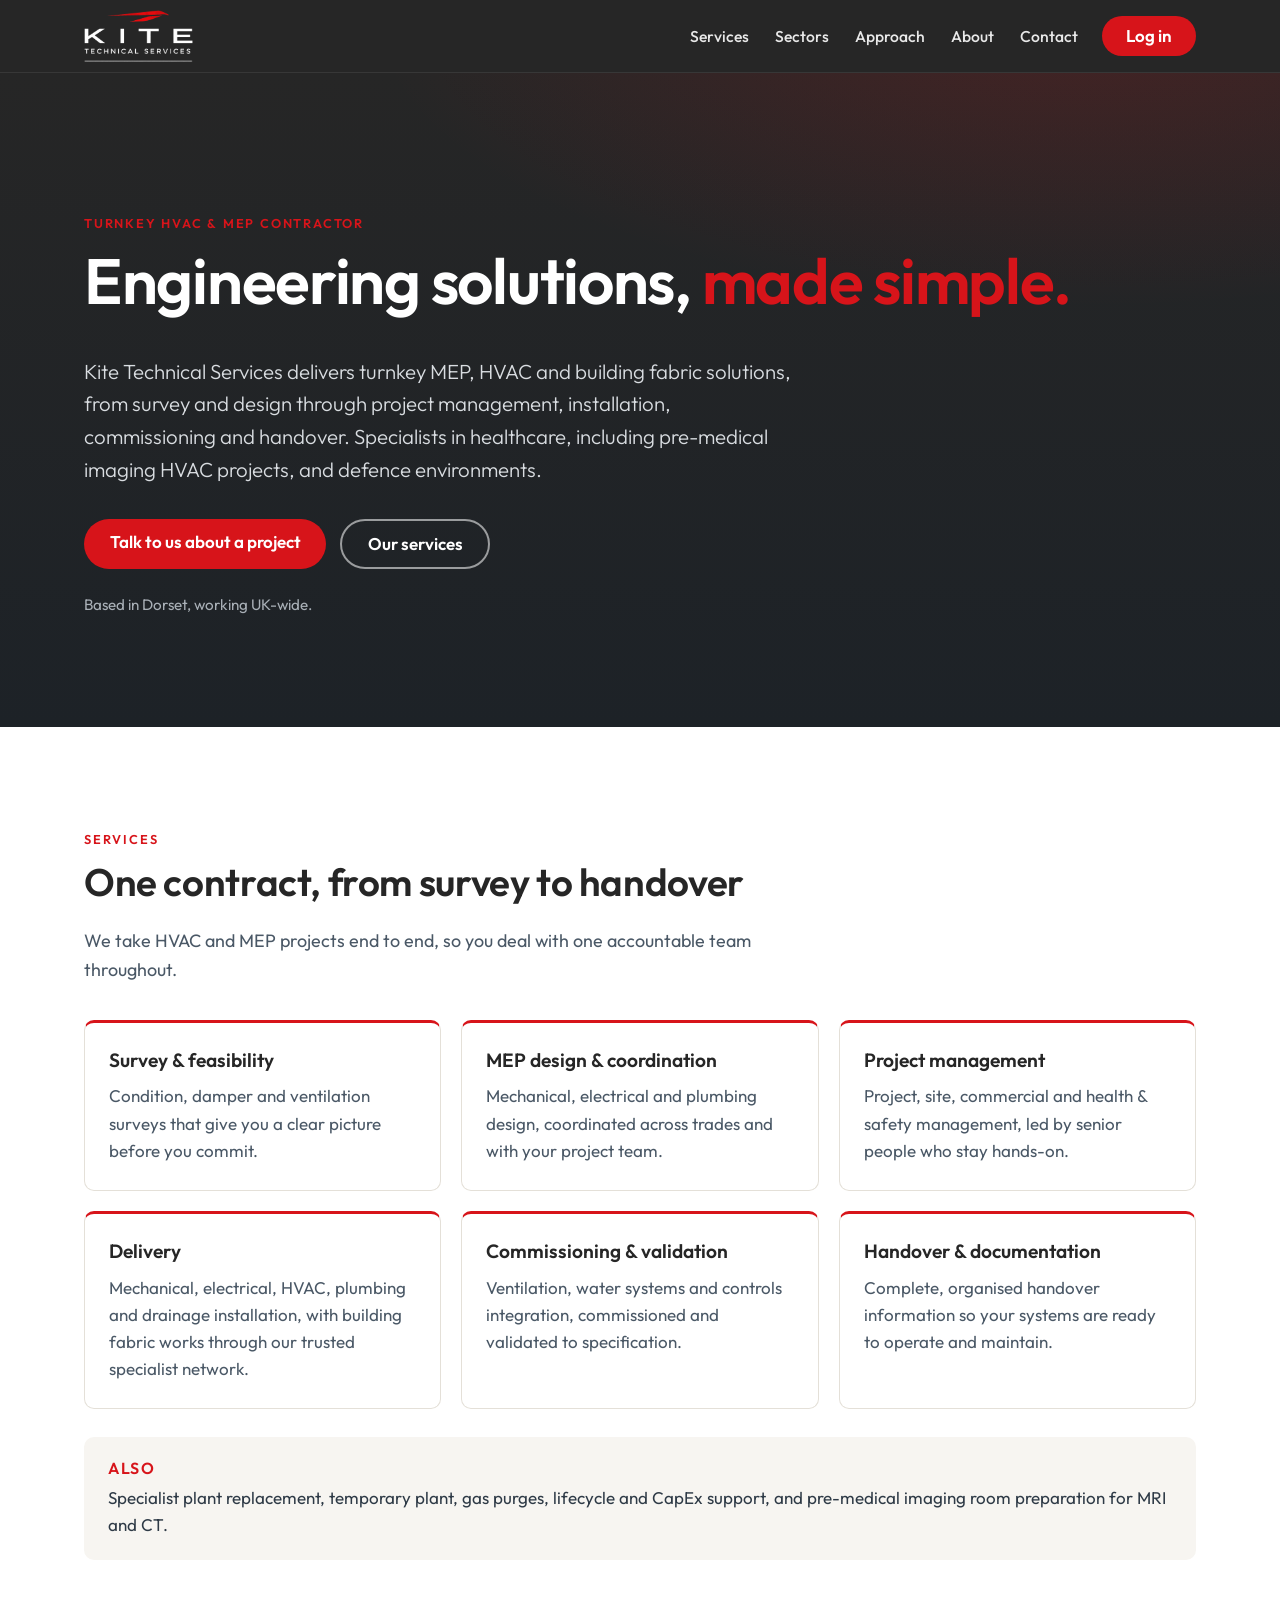
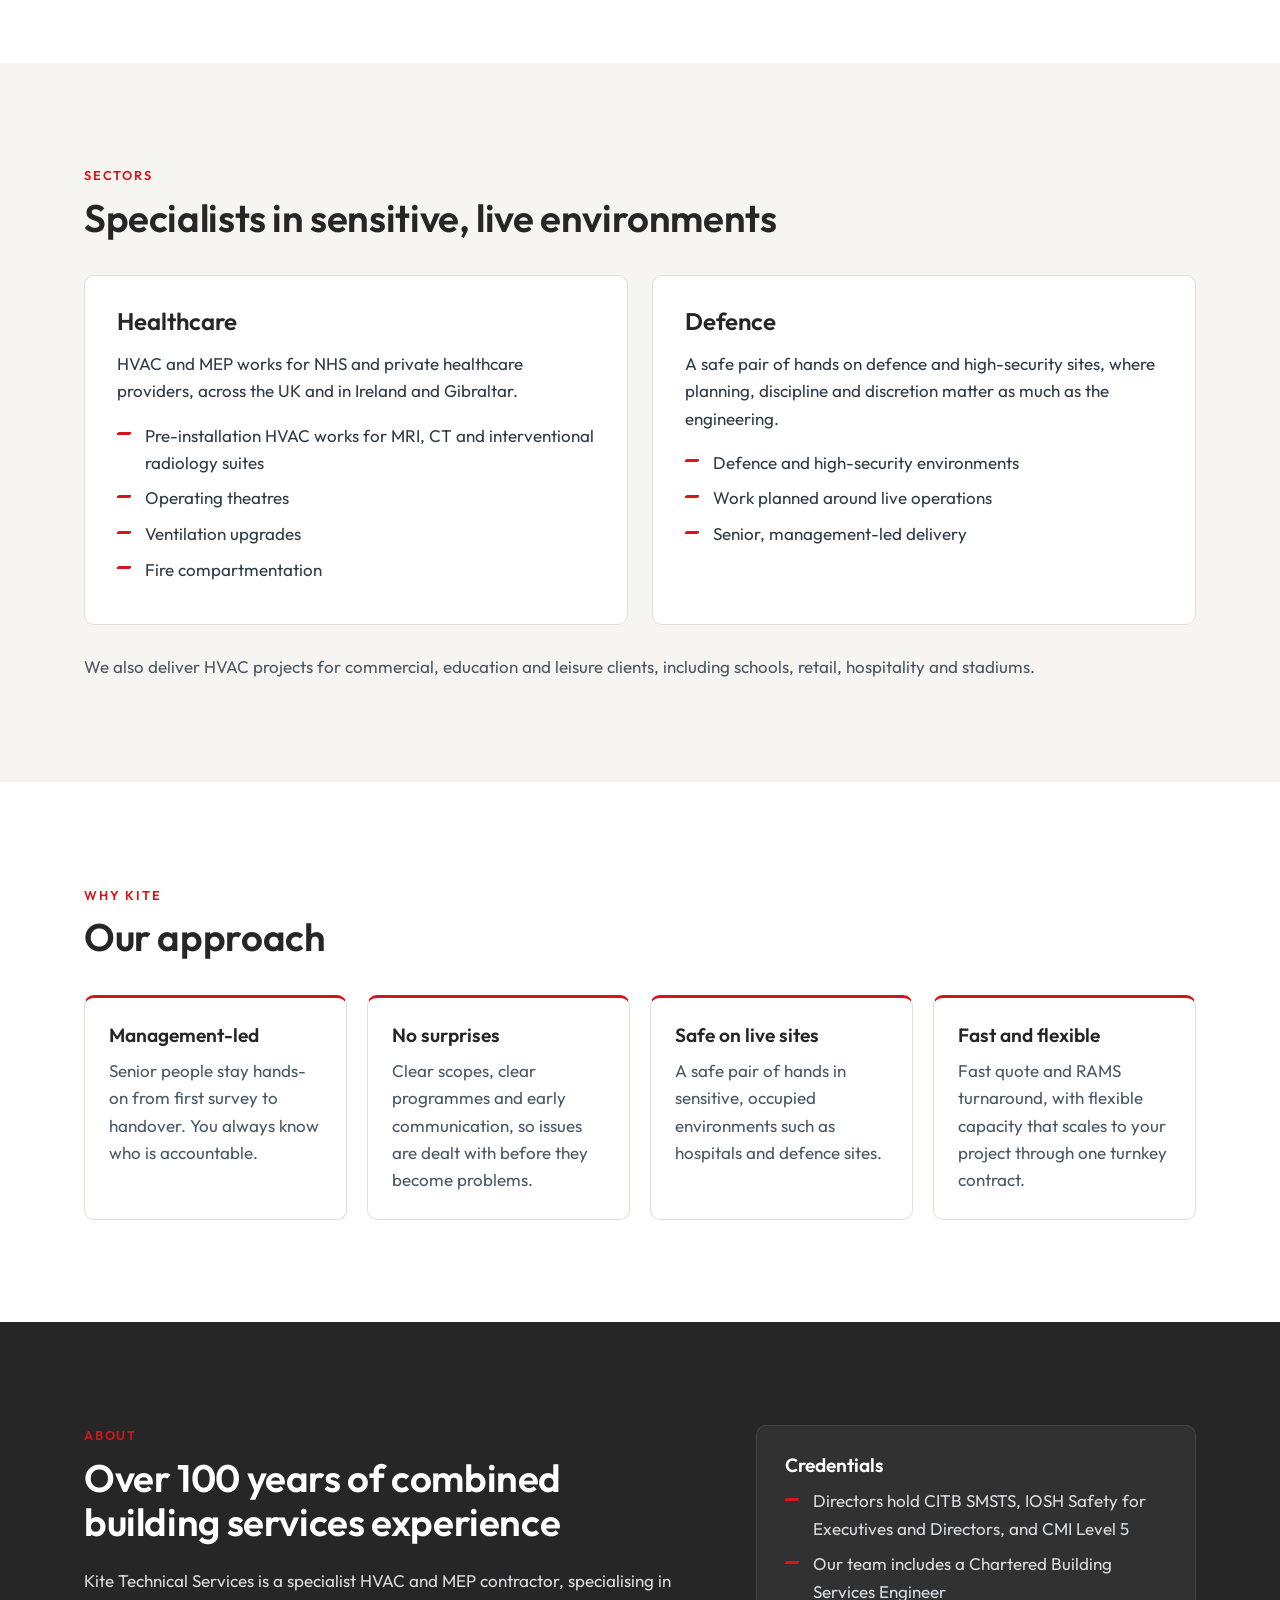
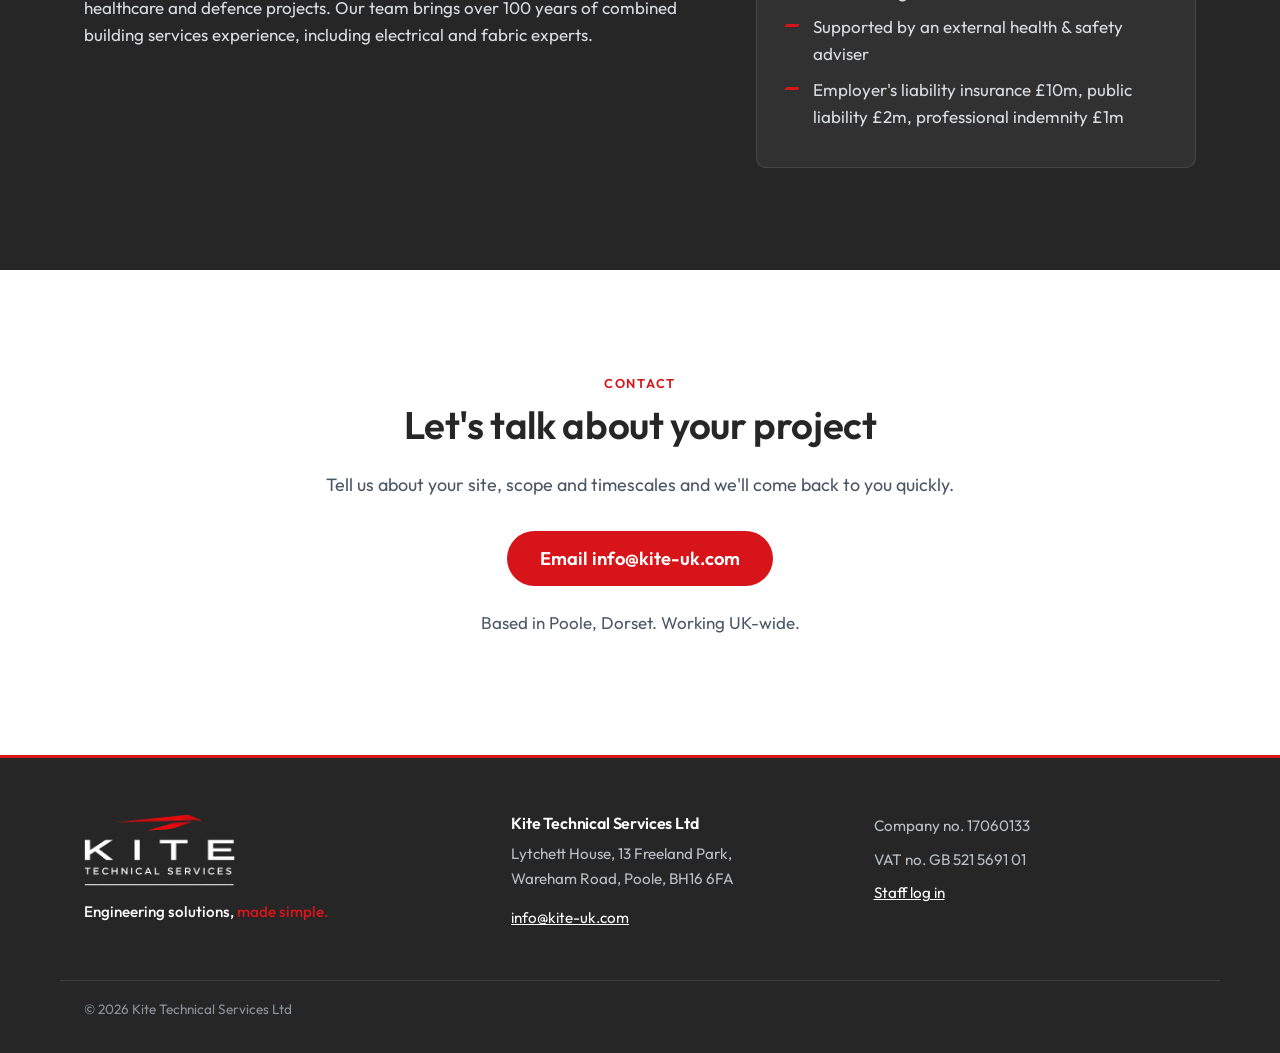
<file: index.html>
<!doctype html>
<html lang="en-GB">
<head>
<meta charset="utf-8">
<meta name="viewport" content="width=device-width, initial-scale=1">
<title>Kite Technical Services | Turnkey HVAC &amp; MEP for healthcare and defence</title>
<meta name="description" content="Kite Technical Services delivers turnkey HVAC, MEP and building fabric solutions, from survey and design through installation, commissioning and handover. Specialists in healthcare and defence. Based in Dorset, working UK-wide.">
<link rel="canonical" href="https://kite-uk.com/">
<meta name="theme-color" content="#262626">
<meta property="og:type" content="website">
<meta property="og:site_name" content="Kite Technical Services">
<meta property="og:title" content="Kite Technical Services | Engineering solutions made simple">
<meta property="og:description" content="Turnkey MEP, HVAC and fabric contractor, specialists in healthcare and defence projects. Based in Dorset, working UK-wide.">
<meta property="og:url" content="https://kite-uk.com/">
<meta property="og:image" content="https://kite-uk.com/og-image.png">
<meta property="og:image:width" content="1200">
<meta property="og:image:height" content="630">
<meta property="og:image:alt" content="Kite Technical Services logo">
<meta property="og:locale" content="en_GB">
<meta name="twitter:card" content="summary_large_image">
<link rel="icon" href="/favicon.ico" sizes="32x32">
<link rel="icon" type="image/png" sizes="32x32" href="/favicon-32.png">
<link rel="apple-touch-icon" href="/apple-touch-icon.png">
<link rel="preconnect" href="https://fonts.googleapis.com">
<link rel="preconnect" href="https://fonts.gstatic.com" crossorigin>
<link rel="stylesheet" href="https://fonts.googleapis.com/css2?family=Outfit:wght@300;400;500;600;700&display=swap">
<link rel="stylesheet" href="/styles.css">
<script type="application/ld+json">
{"@context":"https://schema.org","@type":"Organization","name":"Kite Technical Services Ltd","url":"https://kite-uk.com/","logo":"https://kite-uk.com/kite-logo.png","email":"info@kite-uk.com","slogan":"Engineering solutions made simple","address":{"@type":"PostalAddress","streetAddress":"Lytchett House, 13 Freeland Park, Wareham Road","addressLocality":"Poole","postalCode":"BH16 6FA","addressCountry":"GB"},"vatID":"GB521569101"}
</script>
</head>
<body>
<a class="skip" href="#main">Skip to content</a>
<header class="site-header">
  <div class="wrap header-inner">
    <a class="brand" href="/" aria-label="Kite Technical Services home">
      <img src="/kite-logo-white.png" alt="Kite Technical Services" width="640" height="306">
    </a>
    <nav aria-label="Main">
      <ul class="nav-links">
        <li><a href="#services">Services</a></li>
        <li><a href="#sectors">Sectors</a></li>
        <li><a href="#approach">Approach</a></li>
        <li><a href="#about">About</a></li>
        <li><a href="#contact">Contact</a></li>
      </ul>
    </nav>
    <a class="btn btn-login" href="https://portal.kite-uk.com" rel="noopener">Log in</a>
  </div>
</header>

<main id="main">
  <section class="hero" aria-labelledby="hero-title">
    <div class="wrap hero-inner">
      <p class="eyebrow">Turnkey HVAC &amp; MEP contractor</p>
      <h1 id="hero-title">Engineering solutions, <span class="red">made simple.</span></h1>
      <p class="lead">Kite Technical Services delivers turnkey MEP, HVAC and building fabric solutions, from survey and design through project management, installation, commissioning and handover. Specialists in healthcare, including pre-medical imaging HVAC projects, and defence environments.</p>
      <div class="hero-cta">
        <a class="btn btn-primary" href="#contact">Talk to us about a project</a>
        <a class="btn btn-ghost" href="#services">Our services</a>
      </div>
      <p class="hero-note">Based in Dorset, working UK-wide.</p>
    </div>
  </section>

  <section id="services" class="section" aria-labelledby="services-title">
    <div class="wrap">
      <p class="eyebrow">Services</p>
      <h2 id="services-title">One contract, from survey to handover</h2>
      <p class="section-intro">We take HVAC and MEP projects end to end, so you deal with one accountable team throughout.</p>
      <ul class="cards">
        <li class="card"><h3>Survey &amp; feasibility</h3><p>Condition, damper and ventilation surveys that give you a clear picture before you commit.</p></li>
        <li class="card"><h3>MEP design &amp; coordination</h3><p>Mechanical, electrical and plumbing design, coordinated across trades and with your project team.</p></li>
        <li class="card"><h3>Project management</h3><p>Project, site, commercial and health &amp; safety management, led by senior people who stay hands-on.</p></li>
        <li class="card"><h3>Delivery</h3><p>Mechanical, electrical, HVAC, plumbing and drainage installation, with building fabric works through our trusted specialist network.</p></li>
        <li class="card"><h3>Commissioning &amp; validation</h3><p>Ventilation, water systems and controls integration, commissioned and validated to specification.</p></li>
        <li class="card"><h3>Handover &amp; documentation</h3><p>Complete, organised handover information so your systems are ready to operate and maintain.</p></li>
      </ul>
      <div class="also">
        <h3>Also</h3>
        <p>Specialist plant replacement, temporary plant, gas purges, lifecycle and CapEx support, and pre-medical imaging room preparation for MRI and CT.</p>
      </div>
    </div>
  </section>

  <section id="sectors" class="section section-alt" aria-labelledby="sectors-title">
    <div class="wrap">
      <p class="eyebrow">Sectors</p>
      <h2 id="sectors-title">Specialists in sensitive, live environments</h2>
      <div class="sectors">
        <article class="sector">
          <h3>Healthcare</h3>
          <p>HVAC and MEP works for NHS and private healthcare providers, across the UK and in Ireland and Gibraltar.</p>
          <ul class="ticks">
            <li>Pre-installation HVAC works for MRI, CT and interventional radiology suites</li>
            <li>Operating theatres</li>
            <li>Ventilation upgrades</li>
            <li>Fire compartmentation</li>
          </ul>
        </article>
        <article class="sector">
          <h3>Defence</h3>
          <p>A safe pair of hands on defence and high-security sites, where planning, discipline and discretion matter as much as the engineering.</p>
          <ul class="ticks">
            <li>Defence and high-security environments</li>
            <li>Work planned around live operations</li>
            <li>Senior, management-led delivery</li>
          </ul>
        </article>
      </div>
      <p class="sector-more">We also deliver HVAC projects for commercial, education and leisure clients, including schools, retail, hospitality and stadiums.</p>
    </div>
  </section>

  <section id="approach" class="section" aria-labelledby="approach-title">
    <div class="wrap">
      <p class="eyebrow">Why Kite</p>
      <h2 id="approach-title">Our approach</h2>
      <ul class="cards cards-4">
        <li class="card"><h3>Management-led</h3><p>Senior people stay hands-on from first survey to handover. You always know who is accountable.</p></li>
        <li class="card"><h3>No surprises</h3><p>Clear scopes, clear programmes and early communication, so issues are dealt with before they become problems.</p></li>
        <li class="card"><h3>Safe on live sites</h3><p>A safe pair of hands in sensitive, occupied environments such as hospitals and defence sites.</p></li>
        <li class="card"><h3>Fast and flexible</h3><p>Fast quote and RAMS turnaround, with flexible capacity that scales to your project through one turnkey contract.</p></li>
      </ul>
    </div>
  </section>

  <section id="about" class="section section-dark" aria-labelledby="about-title">
    <div class="wrap about">
      <div>
        <p class="eyebrow">About</p>
        <h2 id="about-title">Over 100 years of combined building services experience</h2>
        <p>Kite Technical Services is a specialist HVAC and MEP contractor, specialising in healthcare and defence projects. Our team brings over 100 years of combined building services experience, including electrical and fabric experts.</p>
      
      </div>
      <div class="creds">
        <h3>Credentials</h3>
        <ul class="ticks ticks-light">
          <li>Directors hold CITB SMSTS, IOSH Safety for Executives and Directors, and CMI Level 5</li>
          <li>Our team includes a Chartered Building Services Engineer</li>
          <li>Supported by an external health &amp; safety adviser</li>
          <li>Employer's liability insurance £10m, public liability £2m, professional indemnity £1m</li>
        </ul>
      </div>
    </div>
  </section>

  <section id="contact" class="section" aria-labelledby="contact-title">
    <div class="wrap contact">
      <p class="eyebrow">Contact</p>
      <h2 id="contact-title">Let's talk about your project</h2>
      <p class="section-intro">Tell us about your site, scope and timescales and we'll come back to you quickly.</p>
      <a class="btn btn-primary btn-lg" href="mailto:info@kite-uk.com?subject=Project%20enquiry">Email info@kite-uk.com</a>
      <p class="contact-meta">Based in Poole, Dorset. Working UK-wide.</p>
    </div>
  </section>
</main>

<footer class="site-footer">
  <div class="wrap footer-inner">
    <div>
      <img src="/kite-logo-white.png" alt="Kite Technical Services" width="640" height="306" class="footer-logo">
      <p class="footer-tag">Engineering solutions, <span class="red">made simple.</span></p>
    </div>
    <div>
      <h2 class="footer-h">Kite Technical Services Ltd</h2>
      <address>Lytchett House, 13 Freeland Park,<br>Wareham Road, Poole, BH16 6FA</address>
      <p><a href="mailto:info@kite-uk.com">info@kite-uk.com</a></p>
    </div>
    <div>
      <p>Company no. 17060133</p>
      <p>VAT no. GB 521 5691 01</p>
      <p><a href="https://portal.kite-uk.com" rel="noopener">Staff log in</a></p>
    </div>
  </div>
  <div class="wrap footer-base"><p>&copy; <span id="y">2026</span> Kite Technical Services Ltd</p></div>
</footer>
<script>document.getElementById('y').textContent=new Date().getFullYear();</script>
</body>
</html>
</file>
<file: styles.css>
:root{--red:#d7141a;--red-dark:#b01015;--charcoal:#262626;--slate:#2e3a46;--slate-2:#4a5866;--off:#f7f5f1;--line:#e4e0d8;--white:#fff;--radius:10px;--wrap:1160px}
*,*::before,*::after{box-sizing:border-box}
html{scroll-behavior:smooth;scroll-padding-top:84px}
@media (prefers-reduced-motion:reduce){html{scroll-behavior:auto}}
body{margin:0;font-family:Outfit,system-ui,-apple-system,"Segoe UI",Roboto,sans-serif;font-size:1.0625rem;line-height:1.6;color:var(--slate);background:var(--white);-webkit-font-smoothing:antialiased}
img{max-width:100%;height:auto;display:block}
h1,h2,h3{line-height:1.15;color:var(--charcoal);margin:0 0 .6em;font-weight:600}
h1{font-size:clamp(2.3rem,5.5vw,4rem);font-weight:600;letter-spacing:-.02em;color:var(--white)}
h2{font-size:clamp(1.7rem,3.2vw,2.4rem);letter-spacing:-.01em}
h3{font-size:1.2rem}
p{margin:0 0 1em}
a{color:var(--red-dark)}
a:focus-visible,.btn:focus-visible{outline:3px solid var(--red);outline-offset:3px}
.wrap{max-width:var(--wrap);margin:0 auto;padding:0 24px}
.red{color:var(--red)}
.skip{position:absolute;left:-999px;top:8px;background:var(--white);color:var(--charcoal);padding:8px 14px;z-index:100;border-radius:6px}
.skip:focus{left:8px}
.eyebrow{text-transform:uppercase;letter-spacing:.14em;font-size:.8rem;font-weight:600;color:var(--red);margin-bottom:.8em}
.btn{display:inline-block;font:inherit;font-weight:600;text-decoration:none;border-radius:999px;padding:.75em 1.5em;line-height:1.2;transition:background .15s,color .15s,border-color .15s}
.btn-primary{background:var(--red);color:var(--white)}
.btn-primary:hover{background:var(--red-dark)}
.btn-ghost{border:2px solid rgba(255,255,255,.55);color:var(--white)}
.btn-ghost:hover{border-color:var(--white);background:rgba(255,255,255,.08)}
.btn-lg{font-size:1.15rem;padding:.9em 1.8em;word-break:break-word}
/* Header */
.site-header{position:sticky;top:0;z-index:50;background:var(--charcoal);border-bottom:1px solid rgba(255,255,255,.08)}
.header-inner{display:flex;align-items:center;gap:24px;min-height:72px}
.brand img{height:52px;width:auto}
.site-header nav{margin-left:auto}
.nav-links{list-style:none;display:flex;gap:26px;margin:0;padding:0}
.nav-links a{color:#e8e8e8;text-decoration:none;font-weight:500;font-size:.98rem}
.nav-links a:hover{color:var(--white);text-decoration:underline;text-decoration-color:var(--red);text-underline-offset:6px;text-decoration-thickness:2px}
.btn-login{background:var(--red);color:var(--white);padding:.6em 1.4em}
.btn-login:hover{background:var(--red-dark)}
/* Hero */
.hero{background:radial-gradient(1200px 500px at 85% -10%,rgba(215,20,26,.18),transparent 60%),linear-gradient(180deg,#262626,#1d2227);color:#d9dde1;padding:clamp(72px,11vw,140px) 0 clamp(64px,9vw,110px)}
.hero-inner{max-width:var(--wrap)}
.hero .lead{font-size:clamp(1.1rem,1.6vw,1.3rem);max-width:720px;font-weight:300;color:#d9dde1}
.hero-cta{display:flex;flex-wrap:wrap;gap:14px;margin:2rem 0 1.5rem}
.hero-note{color:#a9b0b7;font-size:.95rem;margin:0}
/* Sections */
.section{padding:clamp(64px,8vw,104px) 0}
.section-alt{background:var(--off)}
.section-dark{background:var(--charcoal);color:#d9dde1}
.section-dark h2,.section-dark h3{color:var(--white)}
.section-intro{max-width:680px;font-size:1.12rem;color:var(--slate-2)}
.cards{list-style:none;margin:2.2rem 0 0;padding:0;display:grid;grid-template-columns:repeat(3,1fr);gap:20px}
.cards-4{grid-template-columns:repeat(4,1fr)}
.card{background:var(--white);border:1px solid var(--line);border-top:3px solid var(--red);border-radius:var(--radius);padding:26px 24px}
.card p{margin:0;color:var(--slate-2)}
.also{margin-top:28px;padding:22px 24px;background:var(--off);border-radius:var(--radius)}
.also h3{font-size:1rem;text-transform:uppercase;letter-spacing:.1em;color:var(--red);margin-bottom:.4em}
.also p{margin:0}
.sectors{display:grid;grid-template-columns:1fr 1fr;gap:24px;margin-top:2.2rem}
.sector{background:var(--white);border-radius:var(--radius);padding:32px;border:1px solid var(--line)}
.sector h3{font-size:1.5rem}
.sector-more{margin:28px 0 0;color:var(--slate-2)}
.ticks{list-style:none;padding:0;margin:0}
.ticks li{position:relative;padding-left:28px;margin:.5em 0}
.ticks li::before{content:"";position:absolute;left:0;top:.62em;width:14px;height:3px;background:var(--red);border-radius:2px;transform:skewX(-30deg)}
.about{display:grid;grid-template-columns:1.4fr 1fr;gap:56px;align-items:start}
.creds{background:rgba(255,255,255,.05);border:1px solid rgba(255,255,255,.1);border-radius:var(--radius);padding:28px}
.contact{text-align:center}
.contact .section-intro{margin:0 auto 2rem}
.contact-meta{margin-top:1.4rem;color:var(--slate-2)}
/* Footer */
.site-footer{background:var(--charcoal);color:#b9bfc5;font-size:.95rem;padding-top:56px;border-top:3px solid var(--red)}
.site-footer a{color:var(--white)}
.footer-inner{display:grid;grid-template-columns:1.2fr 1fr 1fr;gap:40px}
.footer-logo{height:72px;width:auto;margin-bottom:14px}
.footer-tag{color:var(--white);font-weight:500}
.footer-h{color:var(--white);font-size:1rem;margin-bottom:.6em}
address{font-style:normal;margin-bottom:1em}
.site-footer p{margin:0 0 .6em}
.footer-base{border-top:1px solid rgba(255,255,255,.1);margin-top:40px;padding-top:18px;padding-bottom:24px;font-size:.85rem;color:#8d949b}
/* 404 */
.notfound{min-height:60vh;display:flex;align-items:center;padding:80px 0}
/* Responsive */
@media (max-width:980px){.cards,.cards-4{grid-template-columns:1fr 1fr}.about{grid-template-columns:1fr;gap:32px}.footer-inner{grid-template-columns:1fr 1fr}}
@media (max-width:820px){.site-header nav{display:none}.btn-login{margin-left:auto}}
@media (max-width:640px){.cards,.cards-4,.sectors,.footer-inner{grid-template-columns:1fr}.brand img{height:44px}.sector{padding:24px}.header-inner{min-height:64px}html{scroll-padding-top:72px}}
</file>
